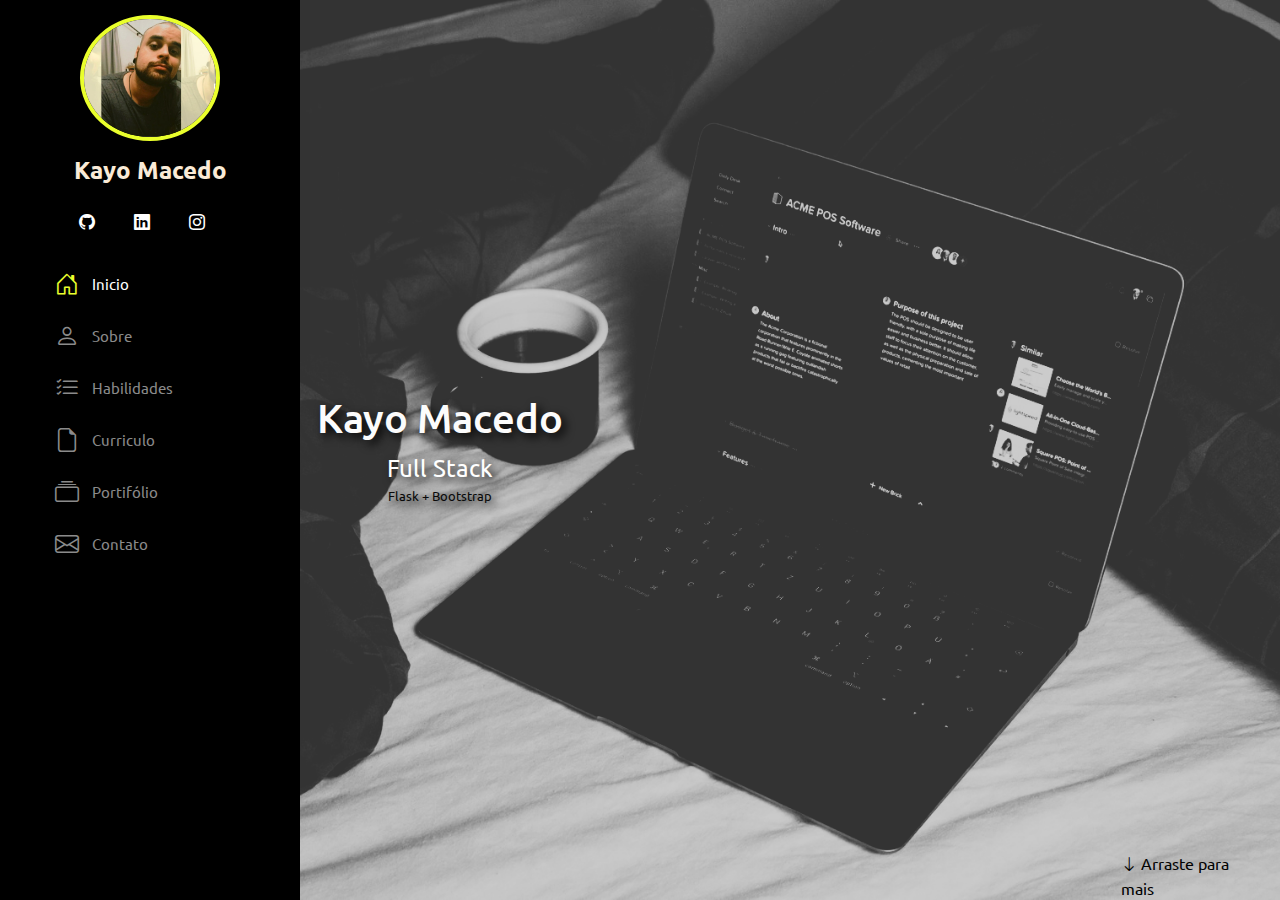
<file: templates/index.html>
<!DOCTYPE html>
<html lang="en">
<head>
    <meta charset="UTF-8">
    <meta http-equiv="X-UA-Compatible" content="IE=edge">
    <meta name="viewport" content="width=device-width, initial-scale=1.0">
    <link rel="stylesheet" href="../static/bootstrap/css/bootstrap.css"> 
    <link rel="stylesheet" href="../static/style.css">
    <link rel="icon" href="../static/img/icone.png" type="image/png">
    <link rel="stylesheet" href="https://cdn.jsdelivr.net/npm/bootstrap-icons@1.9.1/font/bootstrap-icons.css">
    <title>Dev Kayo</title>
</head>
<body>

    <i class="bi bi-list menu-mobile"></i>


    <aside id ='header'>


        <section class = "profile">
            <img src="../static/img/perfil.png" alt="Foto do Kayo"/>
            <h1>Kayo Macedo</h1>
            <div class ="social-links mt-4 text-center">

                <a target = "blank" href="https://github.com/kayomacedo">
                    <i class="bi bi-github"></i>  </a>
                <a target = "blank" href="https://www.linkedin.com/in/kayo-macedo-2a36b7211/">
                    <i class="bi bi-linkedin"></i></a>
                <a target = "blank" href="https://www.instagram.com/kayomacedo/">
                    <i class="bi bi-instagram"></i> </a>
                
            </div>
            


        </section> 

        <nav id = "navbar" class="nav-menu">
            <ul class="nav flex-column">
                <li class="nav-item">
                  <a class="nav-link active" aria-current="page" href="#"> <i class="bi bi-house-door"></i>Inicio
                    
                  </a>
                </li>
                <li class="nav-item">
                  <a class="nav-link"href="#"> 
                  <i class="bi bi-person"></i>
                    Sobre</a>
                </li>
                <li class="nav-item">
                  <a class="nav-link" href="#">
                    <i class="bi bi-list-check"></i>
                    Habilidades</a>
                </li>
                <li class="nav-item">
                    <a class="nav-link" aria-current="page" href="#">
                        <i class="bi bi-file-earmark"></i>
                        Curriculo</a>
                  </li>
                  <li class="nav-item">
                    <a class="nav-link" aria-current="page" href="#">
                        <i class="bi bi-collection"></i>
                        Portifólio</a>
                  </li>
                  <li class="nav-item">
                    <a class="nav-link" aria-current="page" href="#">
                        <i class="bi bi-envelope"></i>
                        Contato</a>
                  </li>
               
              </ul>


        </nav>

    </aside>

    <main id="main">
        <section id = "inicio" class ="row m-0 p-0">
            <div class="col-md-5 d-flex justify-content-center align-items-center
            flex-column">
                <h1 class=" text-shadow">Kayo Macedo</h1>
                
                
                <span id="subtitle"class ="text-shadow">Full Stack</span>
                <span id="subtitle2"class ="text-shadow">Flask + Bootstrap</span>
            </div>
            <div class="col-md-7 d-flex justify-content-end
            align-items-end">
                <div id = "arraste" class = "d-flex align-items-center" >
                        <a href=""> 
                        <i class="bi bi-arrow-down"></i>
                        Arraste para mais</a>

                </div>
               
                

            </div>

        </section>

    </main>

    <script src="../static/bootstrap/js/bootstrap.bundle.min.js"></script>
    <script src="../static/script.js"></script>
</body>
</html>
</file>
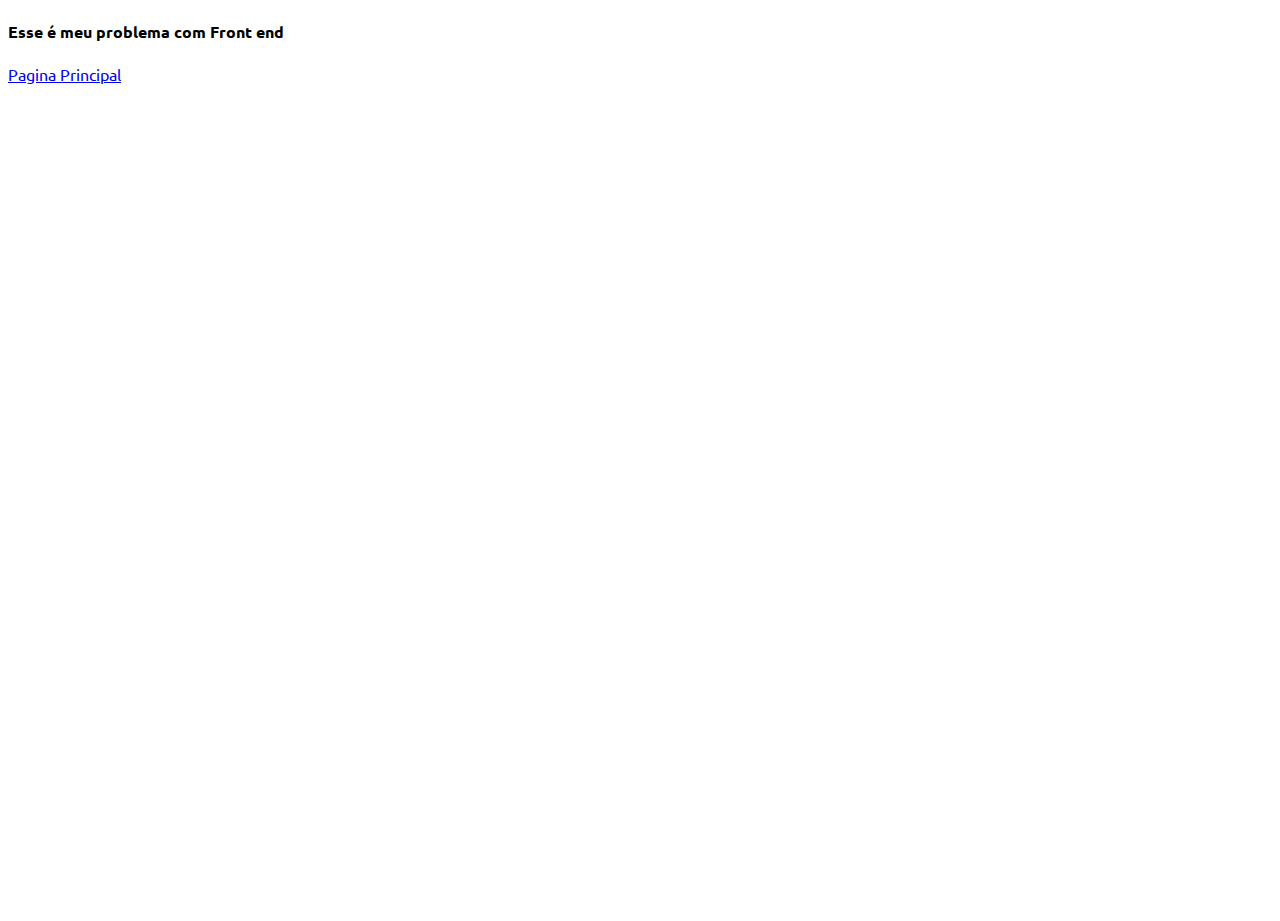
<file: templates/contatos.html>
<!DOCTYPE html>
<html lang="en">
<head>
    <meta charset="UTF-8">
    <meta http-equiv="X-UA-Compatible" content="IE=edge">
    <meta name="viewport" content="width=device-width, initial-scale=1.0">
    <link rel="stylesheet" href="../static/style.css">
    <title>Contatos</title>
</head>
<body>
<nav>

    <url class ="menuu">
        <h4>Esse é meu problema com Front end</h4>

        <li> <a href="/">Pagina Principal </a></li>

    </url>


</nav>


    
</body>
</html>
</file>
<file: static/style.css>
@import url('https://fonts.googleapis.com/css2?family=Ubuntu:ital,wght@0,300;0,400;0,500;0,700;1,300;1,400;1,500;1,700&display=swap');

html,body{
    font-family: Ubuntu, Arial;
    width: 100%;
    height: 100%;
}

#header{
    position: fixed;
    top: 0;
    left: 0;
    bottom: 0;
    background-color: rgb(0, 0, 0);
    overflow-y: auto;
    width: 300px;
    transition: all ease-in-out 0.5s;
    padding: 0 15px;
    z-index: 9997;
    
}

#header .profile img{
    margin: 15px auto;
    display: block;
    width: 140px;
    border:4px solid rgb(234, 255, 44);
    border-radius: 50%;

    
}

#header .profile h1{
    font-size: 24px;
    margin: 0;
    padding: 0;
    font-weight: 600;
    color: antiquewhite;
    text-align: center;
}

#header .profile .social-links a {
    font-size: 1rem;
    
    color: white;
    padding: 0.6rem;
    margin-right: 1rem;
    border-radius: 50%;
    transition: 0.3s;
    text-decoration: none;
    forced-color-adjust: red;
    
}

#header .profile .social-links a:hover {
    background-color: rgb(234, 255, 44);

}
.nav-menu{
    padding: 1.5rem;
}

.nav-menu a,
.nav-menu a:focus{
    display: flex;
    align-items: center;
    color:rgb(139, 139, 139) ;
    transition: 0.3s;
    font-size: 15px;

}

.nav-menu a i,

.nav-menu a:focus i{
    padding-right: 0.8rem;
    font-size: 24px;
    color:rgb(139, 139, 139) ;

}

.nav-menu a:hover,
.nav-menu .active,
.nav-menu .active:focus,
.nav-menu li:hover > a {

    text-decoration: none;
    color: white;

}


.nav-menu a:hover i,
.nav-menu .active i,
.nav-menu .active:focus i,
.nav-menu li:hover > a i{

    
    color:  rgb(234, 255, 44);

}
#main{
    margin-left: 300px;
}

section#inicio{
    background-color: black;
    opacity: 100%;
    background-image: url("../static/img/background.png");
    
    
    background-repeat: no-repeat;
    background-size: cover;
    background-attachment: fixed;
    background-position: center;
    
    width: 100%;
    height: 100vh;
}

section#inicio h1{
    margin-right: 8rem;
    font-size: 2.5rem;
    color:rgb(252, 252, 252);
    
}

section#inicio span#subtitle{
    margin-right: 8rem;
    font-size: 1.5rem;
    color: white
    
    
}
section#inicio span#subtitle2{
    margin-right: 8rem;
    font-size: 0.8rem;
    color: rgb(10, 10, 10)
    
    
}


.text-shadow{
    text-shadow: 4px 4px 10px black;
}

section#inicio div#arraste{
    width: 9rem;
}

section#inicio div#arraste a{
    text-decoration: none;
    

    color: rgb(2, 2, 2);
}

i.menu-mobile{

    position: fixed;
    color: aliceblue;
    background-color:#333333;
    right: 1rem;
    top: 1rem;
    font-size: 1.5rem;
    border-radius: 4rem ;
    cursor: pointer;
    z-index: 10;
    width: 45px;
    height: 45px;
    display: none;
    justify-content: center;
    align-items: center;

}
.menu-nav-active{

    overflow : hidden;


}

.menu-nav-active #header {
    left:0;
}

@media (max-width: 1024px){
    #header {
        left: -300px;
    }
    i.menu-mobile{
        display: flex;
    }
    section#inicio h1{
        font-size: 1.5rem;
    }
    section#inicio span#subtitle{
        margin-right: 14;
        font-size: 1rem;
    }

    section#inicio span#subtitle2{
        margin-right: 48;
        
        font-size: 0.5rem;
    }
    #main{
    
        margin-left: 0;

    }



}

.menuu{

    background-color: aqua  ;
}
</file>
